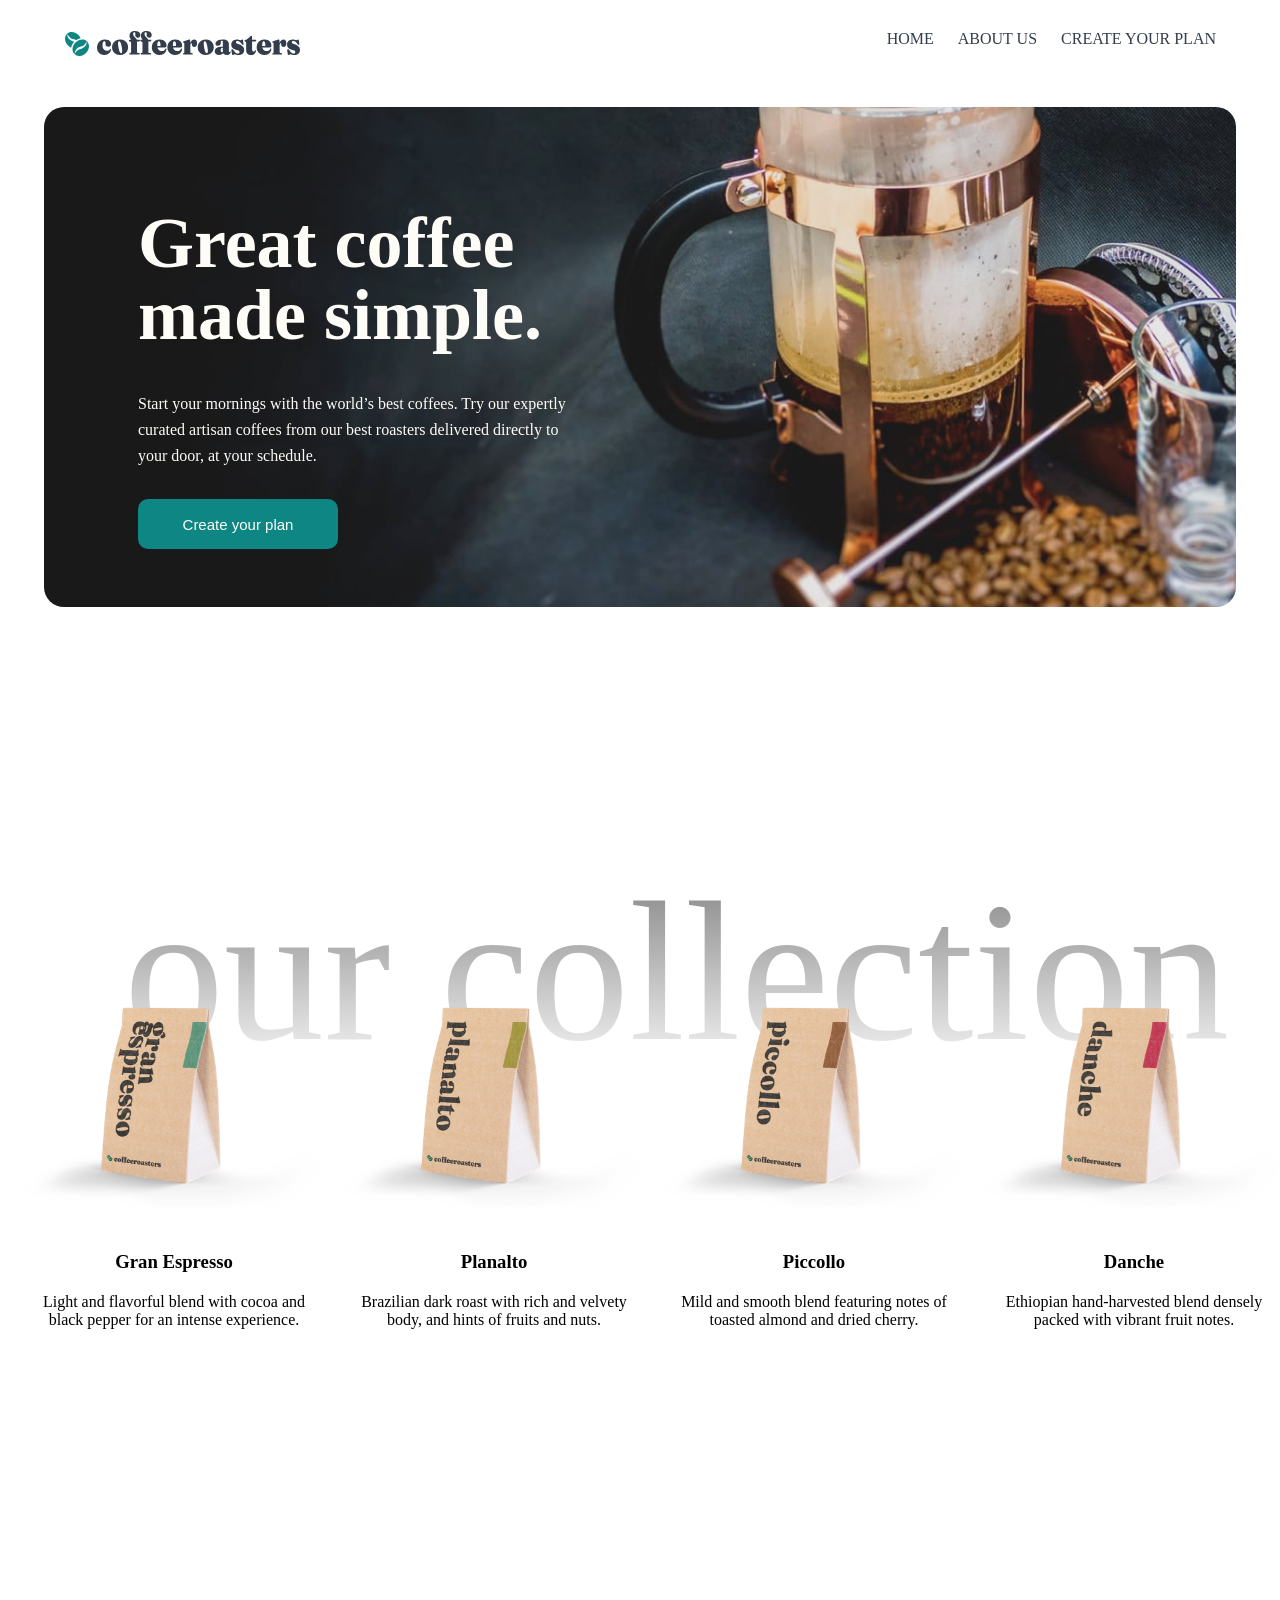
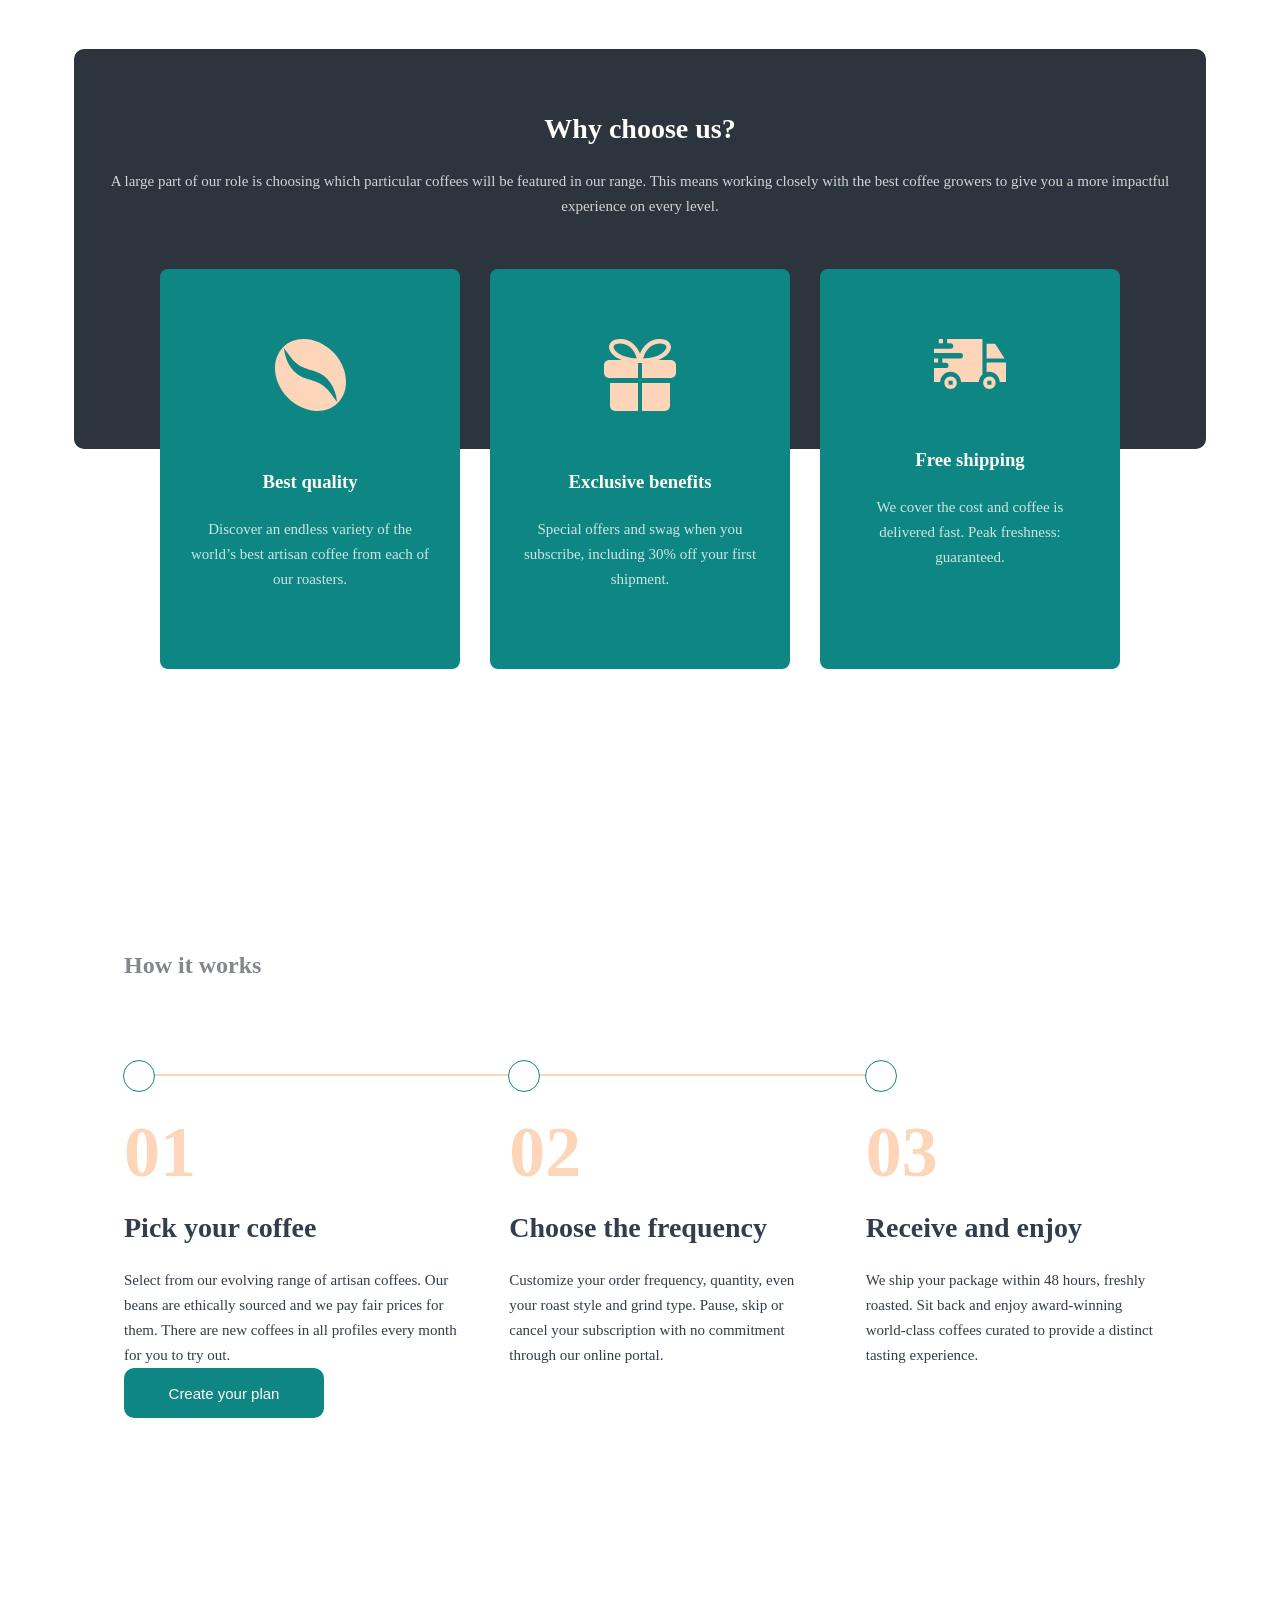
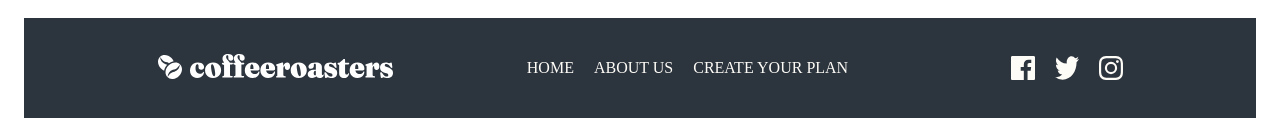
<file: index.html>
<!DOCTYPE html>
<html lang="en">
<head>
  <meta charset="UTF-8">
  <meta name="viewport" content="width=device-width, initial-scale=1.0">

  <link rel="icon" type="image/png" sizes="32x32" href="./starter-code/assets/favicon-32x32.png">
  <link rel="stylesheet" href="./index.css">
  
  <title>Coffeeroasters subscription site</title>
</head>
<body>
  <main>
    <nav class="navbar">
      <img src="./starter-code/assets/shared/desktop/logo.svg" alt="Coffeeroasters logo">

      <div class="nav-links">
        <a href="">HOME</a>
        <a href="">ABOUT US</a>
        <a href="">CREATE YOUR PLAN</a>
      </div>
    </nav>

    <div class="hero-box">
      <div class="hero-content">

        <h1>Great coffee made simple.</h1>


        <p>Start your mornings with the world’s best coffees. Try our expertly curated artisan
          coffees from our best roasters delivered directly to your door, at your schedule.</p>

        <button><a href="">Create your plan</a></button>
      </div>
    </div>

    <div class="coffee-collection">
      <div class="background-gradiant-text">our collection</div>

      <div>
        <img src="./starter-code/assets/home/desktop/image-gran-espresso.png" alt="Gran Espresso coffee">
        
        <div class="coffee-collection-child">
          <h3>Gran Espresso</h3>
          <p>Light and flavorful blend with cocoa and black pepper for an intense experience.</p>
        </div>
      </div>

      <div>
        <img src="./starter-code/assets//home/desktop/image-planalto.png" alt="Planalto coffee">

        <div class="coffee-collection-child">
        <h3>Planalto</h3>
        <p>Brazilian dark roast with rich and velvety body, and hints of fruits and nuts.</p>
        </div>
      </div>

      <div>
        <img src="./starter-code/assets/home/desktop/image-piccollo.png" alt="Piccollo coffee">

        <div class="coffee-collection-child">
        <h3>Piccollo</h3>
        <p>Mild and smooth blend featuring notes of toasted almond and dried cherry.</p>
        </div>
      </div>

      <div>
        <img src="./starter-code/assets/home/desktop/image-danche.png" alt="Danche coffee">

        <div class="coffee-collection-child">
        <h3>Danche</h3>
        <p>Ethiopian hand-harvested blend densely packed with vibrant fruit notes.</p>
        </div>
      </div>
    </div>

    <div class="card-container">
      <h2>Why choose us?</h2>
      <p>A large part of our role is choosing which particular coffees will be featured in our range. This means working closely with the best coffee growers to give you a more impactful experience on every level.</p>

      <div class="card-wrapper">
        <div class="card-component">
          <img class="card-icon" src="./starter-code/assets/home/desktop/icon-coffee-bean.svg" alt="Coffee Bean">

          <div class="card-child">
            <h3>Best quality</h3>
            <p>Discover an endless variety of the world’s best artisan coffee from each of our roasters.</p>
          </div>
        </div>

        <div class="card-component">
          <img class="card-icon" src="./starter-code/assets/home/desktop/icon-gift.svg" alt="Coffee Bean">

          <div class="card-child">
            <h3>Exclusive benefits</h3>
            <p>Special offers and swag when you subscribe, including 30% off your first shipment.</p>
          </div>
        </div>

        <div class="card-component">
          <img class="card-icon" src="./starter-code/assets/home/desktop/icon-truck.svg" alt="Coffee Bean">
          
          <div class="card-child">
            <h3>Free shipping</h3>
            <p>We cover the cost and coffee is delivered fast. Peak freshness: guaranteed.</p>
          </div>
        </div>
      </div>
    </div>

    <div class="stepper-container">
      <h3>How it works</h4>

      <div class="stepper-wrapper">
        <div class="step">
          <div class="bar">
            <div class="circle"></div>
          </div>

          <div>
            <span>01</span>
            <h4>Pick your coffee</h4>
            <p>Select from our evolving range of artisan coffees. Our beans are ethically sourced and we pay fair prices for them. There are new coffees in all profiles every month for you to try out.</p>
          </div>
        </div>

        <div class="step">
          <div class="bar">
            <div class="circle"></div>
          </div>

          <div>
            <span>02</span>
            <h4>Choose the frequency</h4>
            <p>Customize your order frequency, quantity, even your roast style and grind type. Pause, skip or cancel your subscription with no commitment through our online portal.</p>
          </div>
        </div>

        <div class="step">
          <div class="bar last">
            <div class="circle"></div>
          </div>

          <div>
            <span>03</span>
            <h4>Receive and enjoy</h4>
            <p>We ship your package within 48 hours, freshly roasted. Sit back and enjoy award-winning world-class coffees curated to provide a distinct tasting experience.</p>
          </div>
        </div>
      </div>

      <button class="plan-link"><a href="./plan.html">Create your plan</a></button>
    </div>

    <footer class="footer">
      <div class="logo">
        <img src="./starter-code/assets/shared/desktop/logo.svg" alt="Coffeeroasters logo">
      </div>

      <div class="nav-links">
        <a href="">HOME</a>
        <a href="">ABOUT US</a>
        <a href="">CREATE YOUR PLAN</a>
      </div>

      <div class="footer-links">
        <img src="./starter-code/assets/shared/desktop/icon-facebook.svg" alt="Facebook link">
        <img src="./starter-code/assets/shared/desktop/icon-twitter.svg" alt="Twitter link">
        <img src="./starter-code/assets/shared/desktop/icon-instagram.svg" alt="Instagram link">
      </div>
    </footer>
  </main>
</body>
</html>
</file>
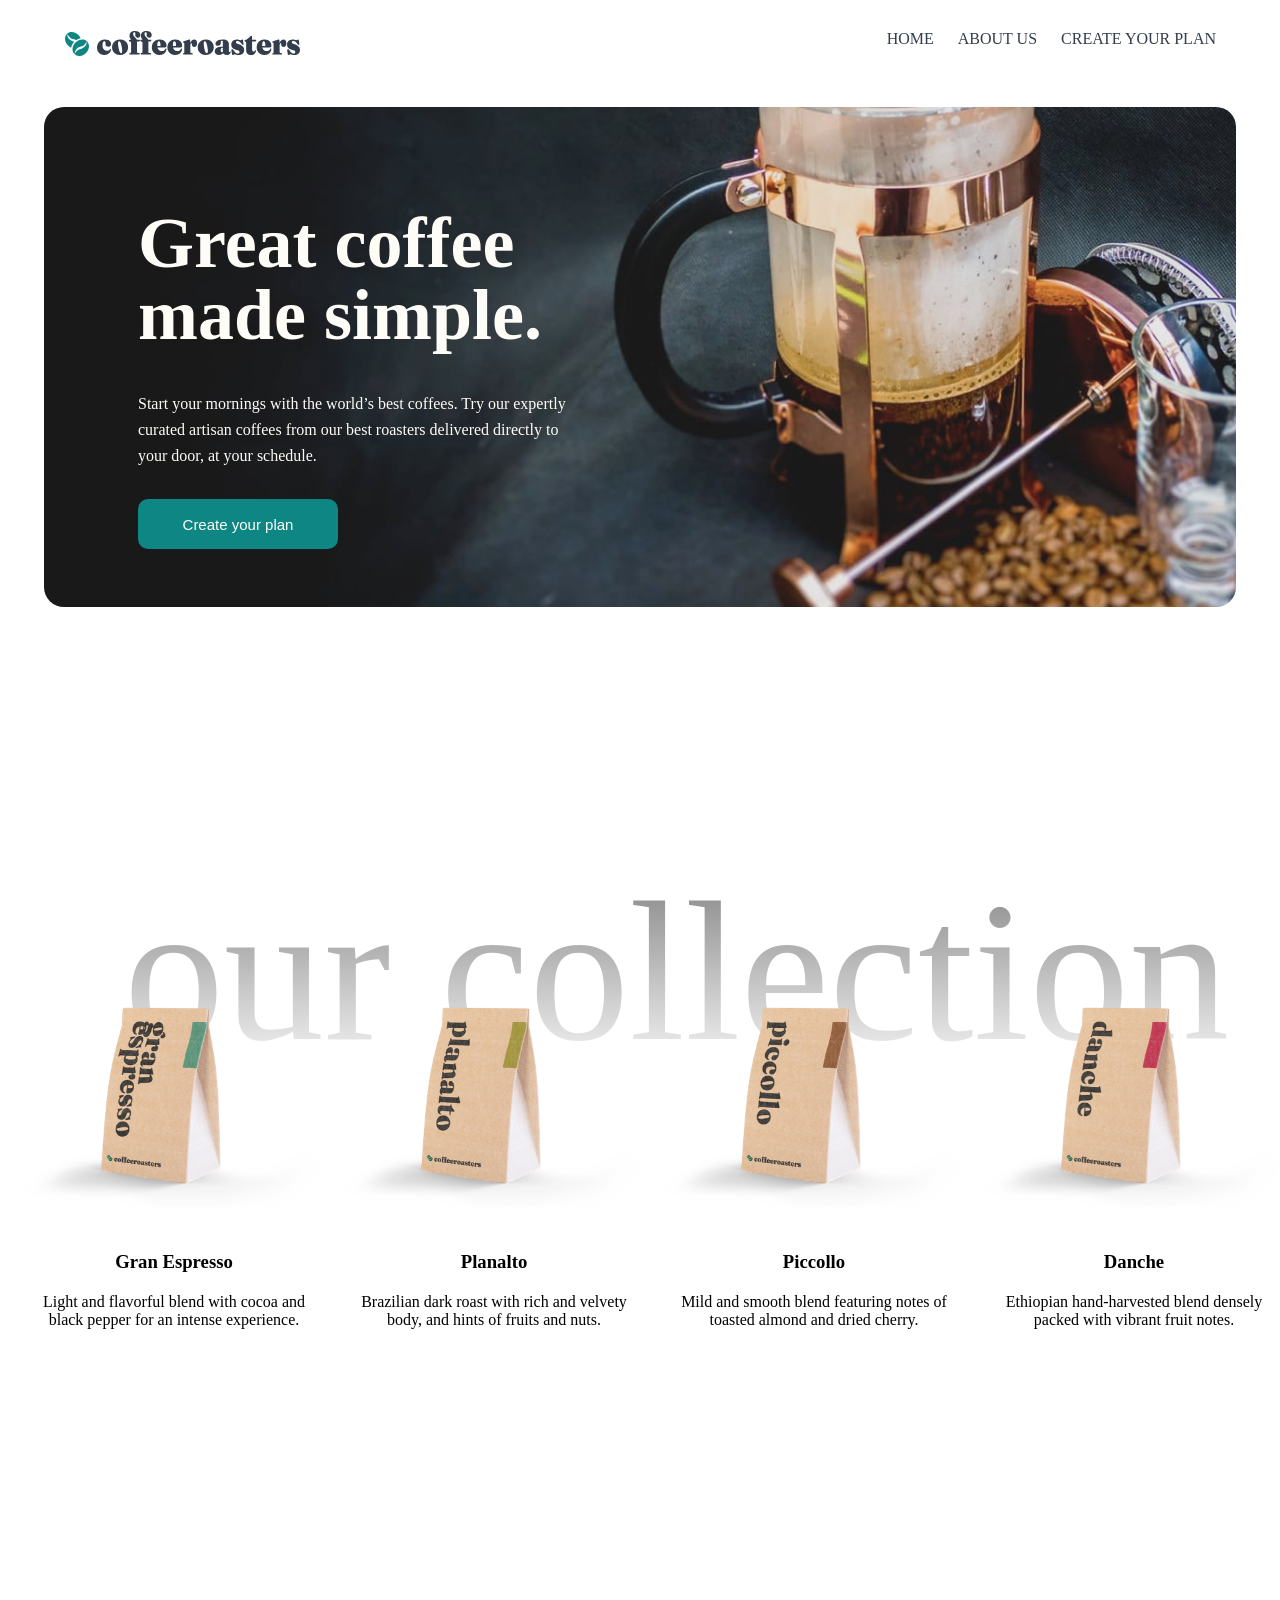
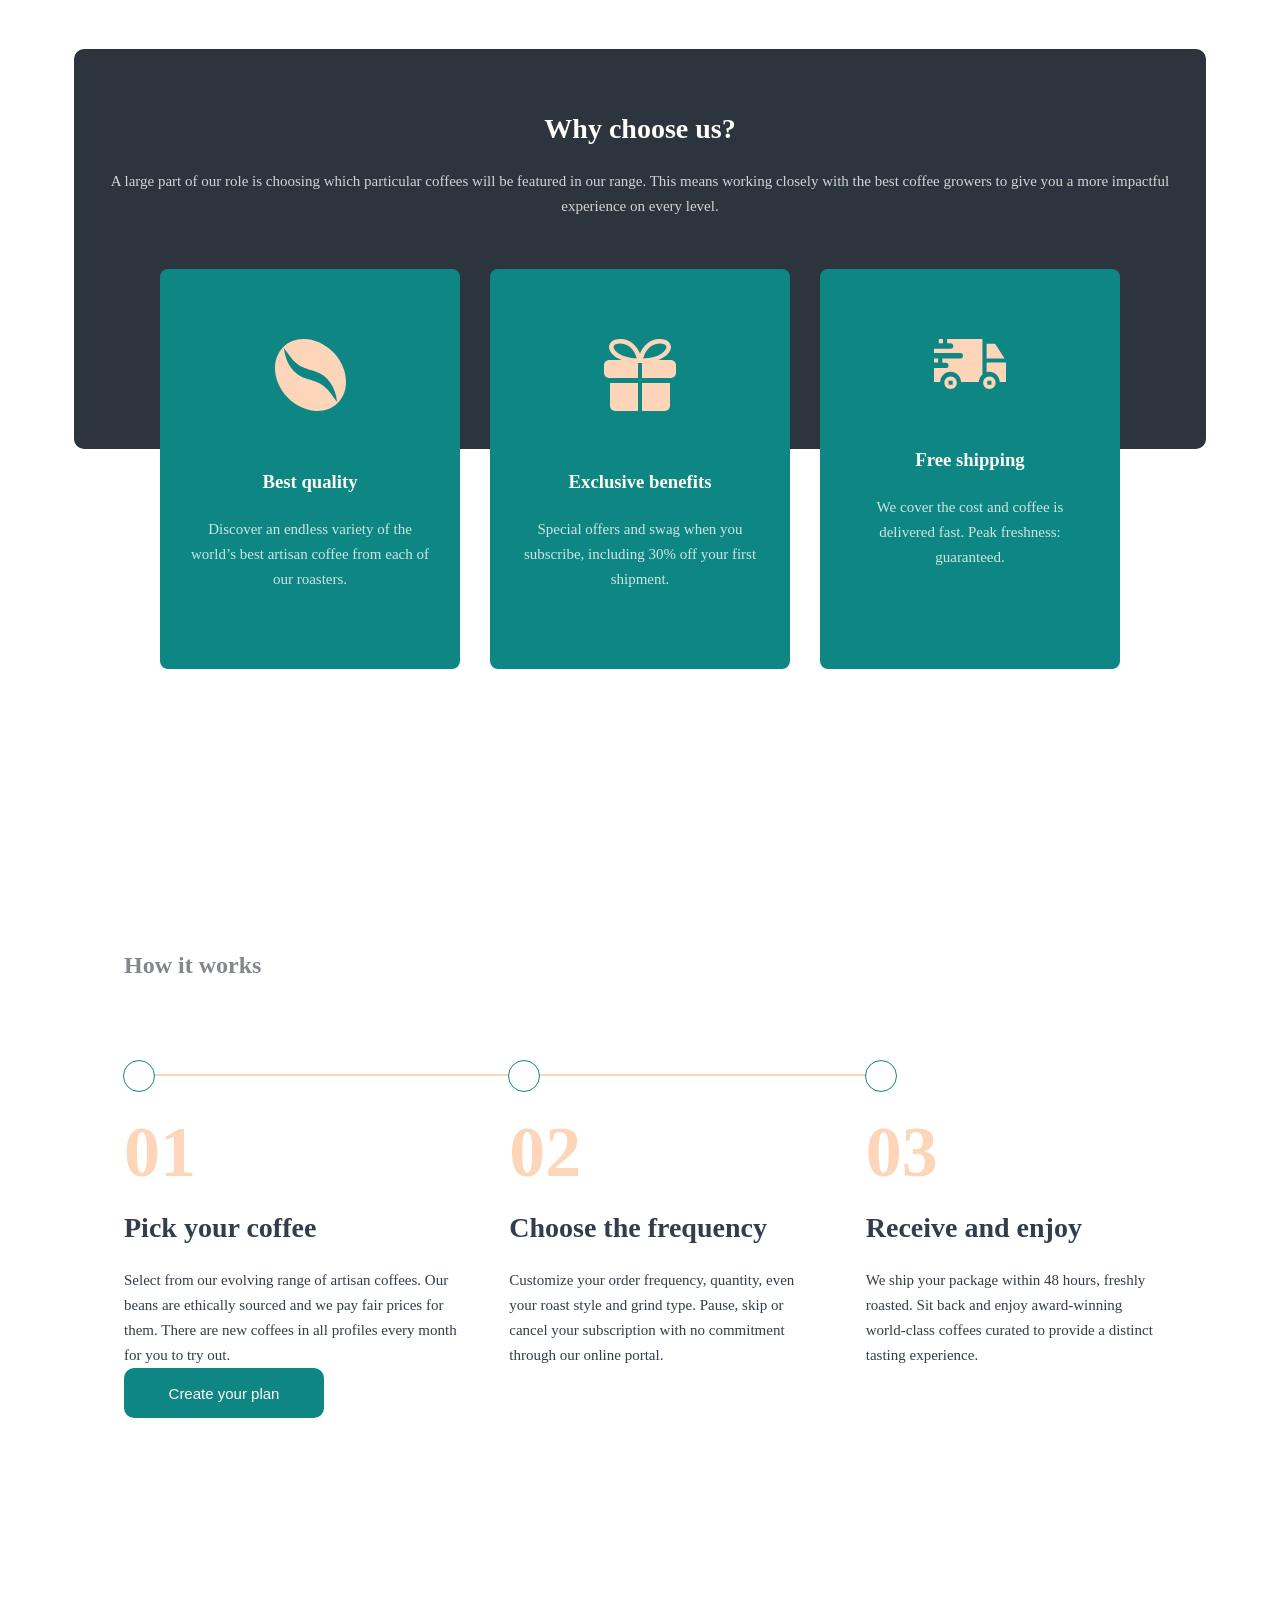
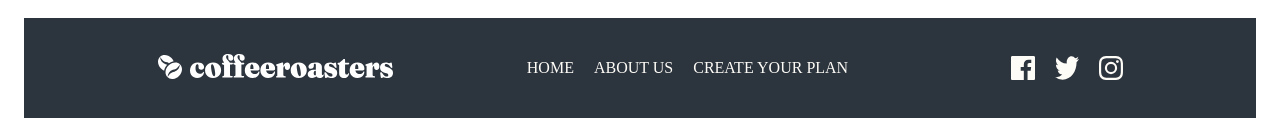
<file: starter-code/index.html>
<!DOCTYPE html>
<html lang="en">
<head>
  <meta charset="UTF-8">
  <meta name="viewport" content="width=device-width, initial-scale=1.0">

  <link rel="icon" type="image/png" sizes="32x32" href="./assets/favicon-32x32.png">
  <link rel="stylesheet" href="./index.css">
  
  <title>Coffeeroasters subscription site</title>
</head>
<body>
  <main>
    <nav class="navbar">
      <img src="./assets/shared/desktop/logo.svg" alt="Coffeeroasters logo">

      <div class="nav-links">
        <a href="">HOME</a>
        <a href="">ABOUT US</a>
        <a href="">CREATE YOUR PLAN</a>
      </div>
    </nav>

    <div class="hero-box">
      <div class="hero-content">

        <h1>Great coffee made simple.</h1>


        <p>Start your mornings with the world’s best coffees. Try our expertly curated artisan
          coffees from our best roasters delivered directly to your door, at your schedule.</p>

        <button><a href="">Create your plan</a></button>
      </div>
    </div>

    <div class="coffee-collection">
      <div class="background-gradiant-text">our collection</div>

      <div>
        <img src="./assets/home/desktop/image-gran-espresso.png" alt="Gran Espresso coffee">
        
        <div class="coffee-collection-child">
          <h3>Gran Espresso</h3>
          <p>Light and flavorful blend with cocoa and black pepper for an intense experience.</p>
        </div>
      </div>

      <div>
        <img src="./assets//home/desktop/image-planalto.png" alt="Planalto coffee">

        <div class="coffee-collection-child">
        <h3>Planalto</h3>
        <p>Brazilian dark roast with rich and velvety body, and hints of fruits and nuts.</p>
        </div>
      </div>

      <div>
        <img src="./assets/home/desktop/image-piccollo.png" alt="Piccollo coffee">

        <div class="coffee-collection-child">
        <h3>Piccollo</h3>
        <p>Mild and smooth blend featuring notes of toasted almond and dried cherry.</p>
        </div>
      </div>

      <div>
        <img src="./assets/home/desktop/image-danche.png" alt="Danche coffee">

        <div class="coffee-collection-child">
        <h3>Danche</h3>
        <p>Ethiopian hand-harvested blend densely packed with vibrant fruit notes.</p>
        </div>
      </div>
    </div>

    <div class="card-container">
      <h2>Why choose us?</h2>
      <p>A large part of our role is choosing which particular coffees will be featured in our range. This means working closely with the best coffee growers to give you a more impactful experience on every level.</p>

      <div class="card-wrapper">
        <div class="card-component">
          <img class="card-icon" src="./assets/home/desktop/icon-coffee-bean.svg" alt="Coffee Bean">

          <div class="card-child">
            <h3>Best quality</h3>
            <p>Discover an endless variety of the world’s best artisan coffee from each of our roasters.</p>
          </div>
        </div>

        <div class="card-component">
          <img class="card-icon" src="./assets/home/desktop/icon-gift.svg" alt="Coffee Bean">

          <div class="card-child">
            <h3>Exclusive benefits</h3>
            <p>Special offers and swag when you subscribe, including 30% off your first shipment.</p>
          </div>
        </div>

        <div class="card-component">
          <img class="card-icon" src="./assets/home/desktop/icon-truck.svg" alt="Coffee Bean">
          
          <div class="card-child">
            <h3>Free shipping</h3>
            <p>We cover the cost and coffee is delivered fast. Peak freshness: guaranteed.</p>
          </div>
        </div>
      </div>
    </div>

    <div class="stepper-container">
      <h3>How it works</h4>

      <div class="stepper-wrapper">
        <div class="step">
          <div class="bar">
            <div class="circle"></div>
          </div>

          <div>
            <span>01</span>
            <h4>Pick your coffee</h4>
            <p>Select from our evolving range of artisan coffees. Our beans are ethically sourced and we pay fair prices for them. There are new coffees in all profiles every month for you to try out.</p>
          </div>
        </div>

        <div class="step">
          <div class="bar">
            <div class="circle"></div>
          </div>

          <div>
            <span>02</span>
            <h4>Choose the frequency</h4>
            <p>Customize your order frequency, quantity, even your roast style and grind type. Pause, skip or cancel your subscription with no commitment through our online portal.</p>
          </div>
        </div>

        <div class="step">
          <div class="bar last">
            <div class="circle"></div>
          </div>

          <div>
            <span>03</span>
            <h4>Receive and enjoy</h4>
            <p>We ship your package within 48 hours, freshly roasted. Sit back and enjoy award-winning world-class coffees curated to provide a distinct tasting experience.</p>
          </div>
        </div>
      </div>

      <button class="plan-link"><a href="./plan.html">Create your plan</a></button>
    </div>

    <footer class="footer">
      <div class="logo">
        <img src="./assets/shared/desktop/logo.svg" alt="Coffeeroasters logo">
      </div>

      <div class="nav-links">
        <a href="">HOME</a>
        <a href="">ABOUT US</a>
        <a href="">CREATE YOUR PLAN</a>
      </div>

      <div class="footer-links">
        <img src="./assets/shared/desktop/icon-facebook.svg" alt="Facebook link">
        <img src="./assets/shared/desktop/icon-twitter.svg" alt="Twitter link">
        <img src="./assets/shared/desktop/icon-instagram.svg" alt="Instagram link">
      </div>
    </footer>
  </main>
</body>
</html>
</file>
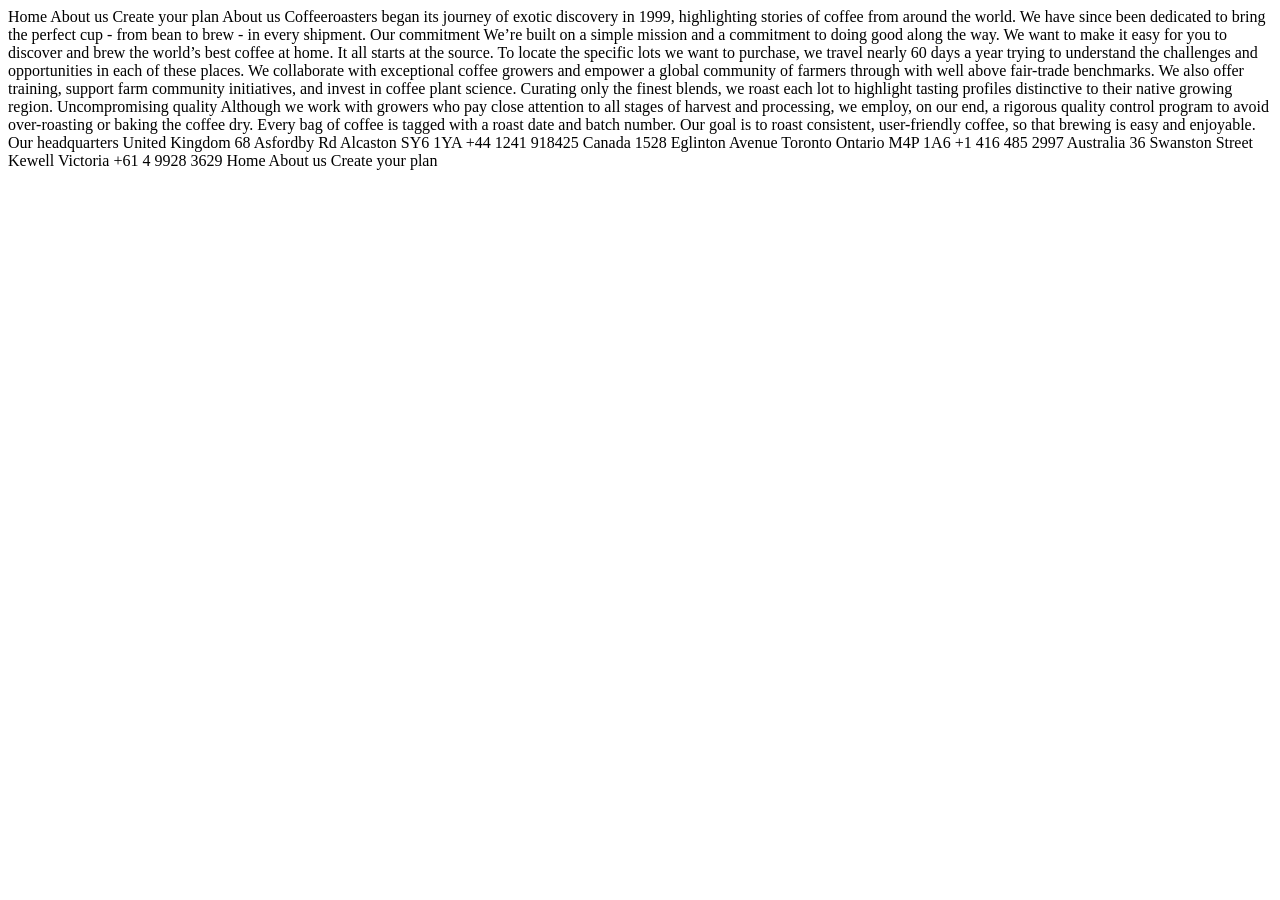
<file: starter-code/about.html>
<!DOCTYPE html>
<html lang="en">

<head>
  <meta charset="UTF-8">
  <meta name="viewport" content="width=device-width, initial-scale=1.0">

  <link rel="icon" type="image/png" sizes="32x32" href="./assets/favicon-32x32.png">

  <title>Frontend Mentor | Coffeeroasters subscription site</title>
</head>

<body>
  Home
  About us
  Create your plan

  About us
  Coffeeroasters began its journey of exotic discovery in 1999, highlighting stories of 
  coffee from around the world. We have since been dedicated to bring the perfect cup - from 
  bean to brew - in every shipment.
  
  Our commitment
  We’re built on a simple mission and a commitment to doing good along the way. We want to 
  make it easy for you to discover and brew the world’s best coffee at home. It all starts 
  at the source. To locate the specific lots we want to purchase, we travel nearly 60 days 
  a year trying to understand the challenges and opportunities in each of these places.
  We collaborate with exceptional coffee growers and empower a global community of farmers 
  through with well above fair-trade benchmarks. We also offer training, support farm community 
  initiatives, and invest in coffee plant science. Curating only the finest blends, we roast 
  each lot to highlight tasting profiles distinctive to their native growing region.
  
  Uncompromising quality
  Although we work with growers who pay close attention to all stages of harvest and processing, 
  we employ, on our end, a rigorous quality control program to avoid over-roasting or baking the 
  coffee dry. Every bag of coffee is tagged with a roast date and batch number. Our goal is to roast 
  consistent, user-friendly coffee, so that brewing is easy and enjoyable.

  Our headquarters

  United Kingdom
  68 Asfordby Rd
  Alcaston
  SY6 1YA
  +44 1241 918425

  Canada
  1528 Eglinton Avenue
  Toronto
  Ontario M4P 1A6
  +1 416 485 2997

  Australia
  36 Swanston Street
  Kewell
  Victoria
  +61 4 9928 3629

  Home
  About us
  Create your plan
</body>

</html>
</file>
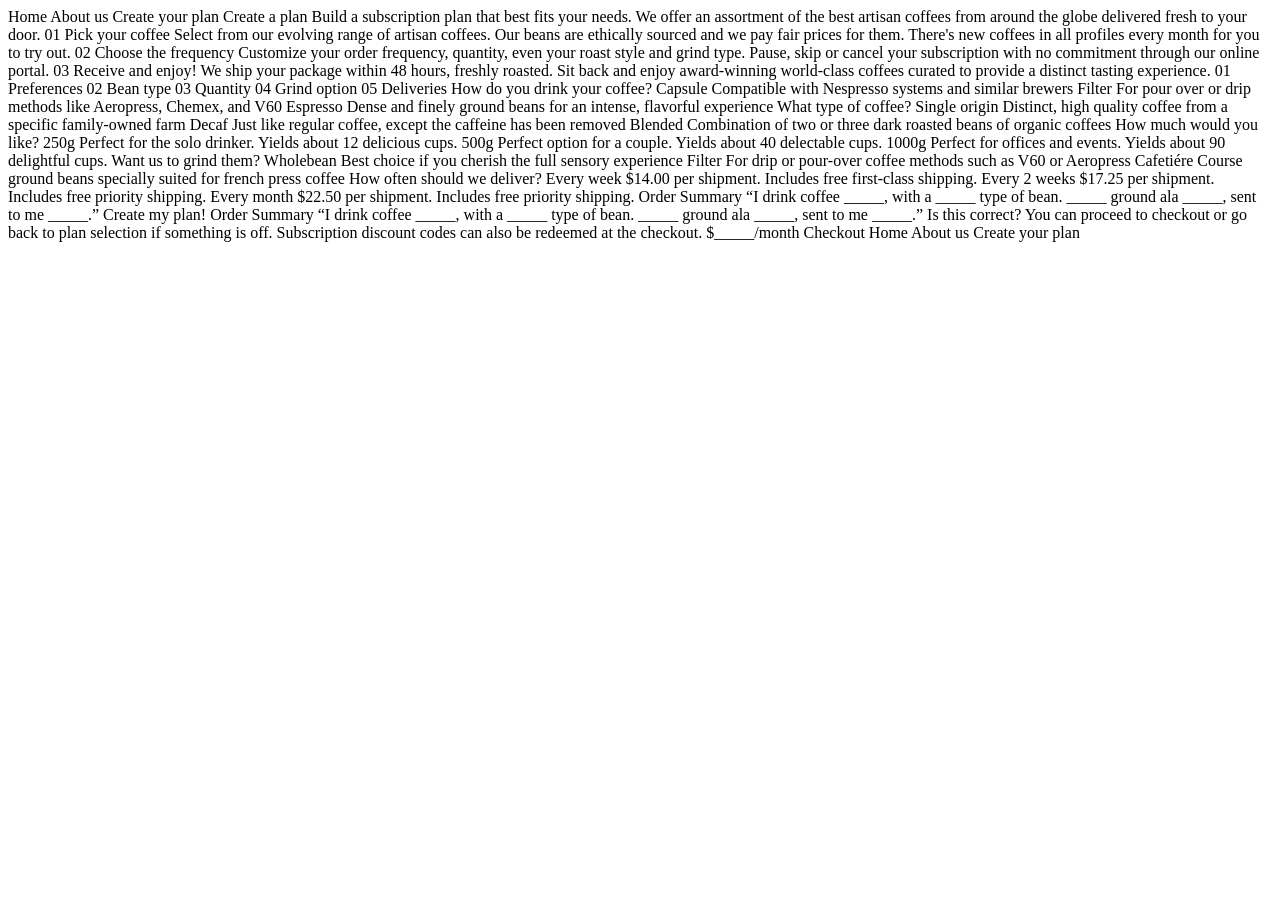
<file: starter-code/plan.html>
<head>
  <meta charset="UTF-8">
  <meta name="viewport" content="width=device-width, initial-scale=1.0">

  <link rel="icon" type="image/png" sizes="32x32" href="./assets/favicon-32x32.png">

  <title>Frontend Mentor | Coffeeroasters subscription site</title>
</head>

<body>
  Home
  About us
  Create your plan

  Create a plan
  Build a subscription plan that best fits your needs. We offer an assortment of the best 
  artisan coffees from around the globe delivered fresh to your door.

  01
  Pick your coffee
  Select from our evolving range of artisan coffees. Our beans are ethically
  sourced and we pay fair prices for them. There's new coffees in all profiles
  every month for you to try out.
  
  02
  Choose the frequency
  Customize your order frequency, quantity, even your roast style and grind type.
  Pause, skip or cancel your subscription with no commitment through our online portal.
  
  03
  Receive and enjoy!
  We ship your package within 48 hours, freshly roasted. Sit back and enjoy award-winning
  world-class coffees curated to provide a distinct tasting experience.

  01 Preferences
  02 Bean type
  03 Quantity
  04 Grind option
  05 Deliveries

  How do you drink your coffee?

  Capsule
  Compatible with Nespresso systems and similar brewers

  Filter
  For pour over or drip methods like Aeropress, Chemex, and V60

  Espresso
  Dense and finely ground beans for an intense, flavorful experience

  What type of coffee?

  Single origin
  Distinct, high quality coffee from a specific family-owned farm

  Decaf
  Just like regular coffee, except the caffeine has been removed

  Blended
  Combination of two or three dark roasted beans of organic coffees

  How much would you like?
  250g
  Perfect for the solo drinker. Yields about 12 delicious cups.
  
  500g
  Perfect option for a couple. Yields about 40 delectable cups.

  1000g
  Perfect for offices and events. Yields about 90 delightful cups.

  Want us to grind them?

  Wholebean
  Best choice if you cherish the full sensory experience

  Filter
  For drip or pour-over coffee methods such as V60 or Aeropress

  Cafetiére
  Course ground beans specially suited for french press coffee

  How often should we deliver?

  Every week
  $14.00 per shipment. Includes free first-class shipping.

  Every 2 weeks
  $17.25 per shipment. Includes free priority shipping.

  Every month
  $22.50 per shipment. Includes free priority shipping.

  Order Summary
  “I drink coffee _____, with a _____ type of bean. _____ ground ala _____, 
  sent to me _____.”

  Create my plan!

  <!-- Modal -->
  Order Summary

  “I drink coffee _____, with a _____ type of bean. _____ ground ala _____,
  sent to me _____.”

  Is this correct? You can proceed to checkout or go back to plan selection if something 
  is off. Subscription discount codes can also be redeemed at the checkout.

  $_____/month

  Checkout
  <!-- End modal -->

  Home
  About us
  Create your plan
</body>

</html>
</file>
<file: index.css>
* {
    box-sizing: border-box;
    margin: 0;
    padding: 0;
}

a {
    text-decoration: none;
}

main {
    display: flex;
    flex-direction: column;
    padding: 0px 24px 0px 24px;
}

.navbar {
    display: flex;
    flex-direction: row;
    justify-content: space-between;
    margin: 30px 40px 30px 40px;

    .nav-links{
        display: flex;
        gap: 24px;

        a {
            color: #333D4B;
        }
    }
}

.hero-box {
    background-image: url('./starter-code/assets/home/desktop/image-hero-coffeepress.jpg');
    background-size: cover;
    border-radius: 20px;
    height: 500px;
    padding: 0px 24px 0px 24px;
    margin: 20px 20px 200px 20px;

    .hero-content {
        margin-top: 100px;
        margin-left: 70px;

        h1 {
            color: #fefcf7;
            font-weight: 900;
            font-size: 72px;
            line-height: 72px;
            width: 500px;
        }
    
        p {
            color: #fefcf7;
            font-weight: 400;
            font-size: 16px;
            line-height: 26px;
            width: 442px;
            height: 78px;
            margin-top: 40px;
            margin-bottom: 30px;
        }
    
        button {
            height: 50px;
            width: 200px;
            border-radius: 10px;
            background-color: #0E8784;
            font-size: 15px;
            border: none;
            cursor: pointer;
        }

        a {
            color: #fefcf7;
        }
    }
}

.coffee-collection {
    display: flex;
    flex-direction: row;
    position: relative;
    margin-top: 200px;
    margin-bottom: 200px;
    gap: 20px;

    .background-gradiant-text {
        z-index: -1;
        position: absolute;
        width: 1200px;
        font-size: 200px;
        top: -150px;
        left: 100px;
        opacity: 0.5;
        background: linear-gradient(to top, #ffffff, #000000);
        -webkit-background-clip: text;
        background-clip: text;
        color: transparent;
    }

    img {
        width: 300px;
        height: 200px;
    }

    .coffee-collection-child {
        display: flex;
        flex-direction: column;
        text-align: center;

        h3 {
            margin-top: 40px;
            margin-bottom: 20px;
        }
    }
}

.card-container {
    display: flex;
    flex-direction: column;
    text-align: center;
    background-color: #2C343E;
    border-radius: 10px;
    padding-left: 24px;
    padding-right: 24px;
    margin: 120px 50px 400px 50px;
    height: 400px;

    h2 {
        font-size: 28px;
        color: #FEFCF7;
        margin-top: 64px;
        margin-bottom: 24px;
    }

    p {
        font-weight: 400;
        font-size: 15px;
        line-height: 25px;
        color: #FEFCF7;
        mix-blend-mode: normal;
        opacity: 0.8;
    }

    .card-wrapper {
        display: flex;
        justify-content: center;
        gap: 30px;

        .card-component {
            width: 300px;
            height: 400px;
            background-color: #0E8784;
            margin-bottom: 24px;
            border-radius: 8px;
            margin-top: 50px;

            h3 {
                color: #FEFCF7;
                margin-top: 56px;
                margin-bottom: 24px;
            }

            img {
                margin-top: 70px;
            }

            p {
                padding-left: 30px;
                padding-right: 30px;
            }
        }
    }
}

.stepper-container {
    display: flex;
    flex-direction: column;
    margin: 100px;
    padding-bottom: 100px;

    h3 {
        font-style: normal;
        font-weight: 900;
        font-size: 24px;
        line-height: 32px;
        margin-bottom: 80px;
        text-align: left;
        color: #83888F;
    }

    .stepper-wrapper {
        display: flex;
        gap: 50px;

        .step {
            .bar {
                margin-bottom: 40px;
                border-bottom: 2px solid #FDD6BA;
                height: 15px;
                width: 120%;
                z-index: -1;

                .circle {
                    border-radius: 50%;
                    outline: 1px solid #0E8784;
                    width: 30px;
                    height: 30px;
                    background: white;
                    z-index: -1;
                }
            }

            .last {
                border: none;
            }

            h4 {
                font-size: 28px;
                line-height: 32px;
                color: #333D4B;
                margin-top: 24px;
                margin-bottom: 24px;
            }

            p {
                font-weight: 400;
                font-size: 15px;
                line-height: 25px;
                color: #333D4B;
            }

            span {
                font-weight: 900;
                font-size: 72px;
                line-height: 72px;
                color: #FDD6BA;
            }
        }
    }

    button {
        height: 50px;
        width: 200px;
        border-radius: 10px;
        background-color: #0E8784;
        font-size: 15px;
        border: none;
        cursor: pointer;
    }

    a {
        color: #fefcf7;
    }
}

.footer {
    display: flex;
    align-items: center;
    justify-content: space-evenly;
    background-color: #2C343E;
    height: 100px;

    .logo {
        filter: brightness(0) invert(1);
    }

    .nav-links {
        display: flex;
        gap: 20px;

        a {
            color: #FEFCF7;
        }
    }

    .footer-links {
        display: flex;
        gap: 20px;
        margin-left: 30px;
    }
}
</file>
<file: starter-code/index.css>
* {
    box-sizing: border-box;
    margin: 0;
    padding: 0;
}

a {
    text-decoration: none;
}

main {
    display: flex;
    flex-direction: column;
    padding: 0px 24px 0px 24px;
}

.navbar {
    display: flex;
    flex-direction: row;
    justify-content: space-between;
    margin: 30px 40px 30px 40px;

    .nav-links{
        display: flex;
        gap: 24px;

        a {
            color: #333D4B;
        }
    }
}

.hero-box {
    background-image: url('./assets/home/desktop/image-hero-coffeepress.jpg');
    background-size: cover;
    border-radius: 20px;
    height: 500px;
    padding: 0px 24px 0px 24px;
    margin: 20px 20px 200px 20px;

    .hero-content {
        margin-top: 100px;
        margin-left: 70px;

        h1 {
            color: #fefcf7;
            font-weight: 900;
            font-size: 72px;
            line-height: 72px;
            width: 500px;
        }
    
        p {
            color: #fefcf7;
            font-weight: 400;
            font-size: 16px;
            line-height: 26px;
            width: 442px;
            height: 78px;
            margin-top: 40px;
            margin-bottom: 30px;
        }
    
        button {
            height: 50px;
            width: 200px;
            border-radius: 10px;
            background-color: #0E8784;
            font-size: 15px;
            border: none;
            cursor: pointer;
        }

        a {
            color: #fefcf7;
        }
    }
}

.coffee-collection {
    display: flex;
    flex-direction: row;
    position: relative;
    margin-top: 200px;
    margin-bottom: 200px;
    gap: 20px;

    .background-gradiant-text {
        z-index: -1;
        position: absolute;
        width: 1200px;
        font-size: 200px;
        top: -150px;
        left: 100px;
        opacity: 0.5;
        background: linear-gradient(to top, #ffffff, #000000);
        -webkit-background-clip: text;
        background-clip: text;
        color: transparent;
    }

    img {
        width: 300px;
        height: 200px;
    }

    .coffee-collection-child {
        display: flex;
        flex-direction: column;
        text-align: center;

        h3 {
            margin-top: 40px;
            margin-bottom: 20px;
        }
    }
}

.card-container {
    display: flex;
    flex-direction: column;
    text-align: center;
    background-color: #2C343E;
    border-radius: 10px;
    padding-left: 24px;
    padding-right: 24px;
    margin: 120px 50px 400px 50px;
    height: 400px;

    h2 {
        font-size: 28px;
        color: #FEFCF7;
        margin-top: 64px;
        margin-bottom: 24px;
    }

    p {
        font-weight: 400;
        font-size: 15px;
        line-height: 25px;
        color: #FEFCF7;
        mix-blend-mode: normal;
        opacity: 0.8;
    }

    .card-wrapper {
        display: flex;
        justify-content: center;
        gap: 30px;

        .card-component {
            width: 300px;
            height: 400px;
            background-color: #0E8784;
            margin-bottom: 24px;
            border-radius: 8px;
            margin-top: 50px;

            h3 {
                color: #FEFCF7;
                margin-top: 56px;
                margin-bottom: 24px;
            }

            img {
                margin-top: 70px;
            }

            p {
                padding-left: 30px;
                padding-right: 30px;
            }
        }
    }
}

.stepper-container {
    display: flex;
    flex-direction: column;
    margin: 100px;
    padding-bottom: 100px;

    h3 {
        font-style: normal;
        font-weight: 900;
        font-size: 24px;
        line-height: 32px;
        margin-bottom: 80px;
        text-align: left;
        color: #83888F;
    }

    .stepper-wrapper {
        display: flex;
        gap: 50px;

        .step {
            .bar {
                margin-bottom: 40px;
                border-bottom: 2px solid #FDD6BA;
                height: 15px;
                width: 120%;
                z-index: -1;

                .circle {
                    border-radius: 50%;
                    outline: 1px solid #0E8784;
                    width: 30px;
                    height: 30px;
                    background: white;
                    z-index: -1;
                }
            }

            .last {
                border: none;
            }

            h4 {
                font-size: 28px;
                line-height: 32px;
                color: #333D4B;
                margin-top: 24px;
                margin-bottom: 24px;
            }

            p {
                font-weight: 400;
                font-size: 15px;
                line-height: 25px;
                color: #333D4B;
            }

            span {
                font-weight: 900;
                font-size: 72px;
                line-height: 72px;
                color: #FDD6BA;
            }
        }
    }

    button {
        height: 50px;
        width: 200px;
        border-radius: 10px;
        background-color: #0E8784;
        font-size: 15px;
        border: none;
        cursor: pointer;
    }

    a {
        color: #fefcf7;
    }
}

.footer {
    display: flex;
    align-items: center;
    justify-content: space-evenly;
    background-color: #2C343E;
    height: 100px;

    .logo {
        filter: brightness(0) invert(1);
    }

    .nav-links {
        display: flex;
        gap: 20px;

        a {
            color: #FEFCF7;
        }
    }

    .footer-links {
        display: flex;
        gap: 20px;
        margin-left: 30px;
    }
}
</file>
